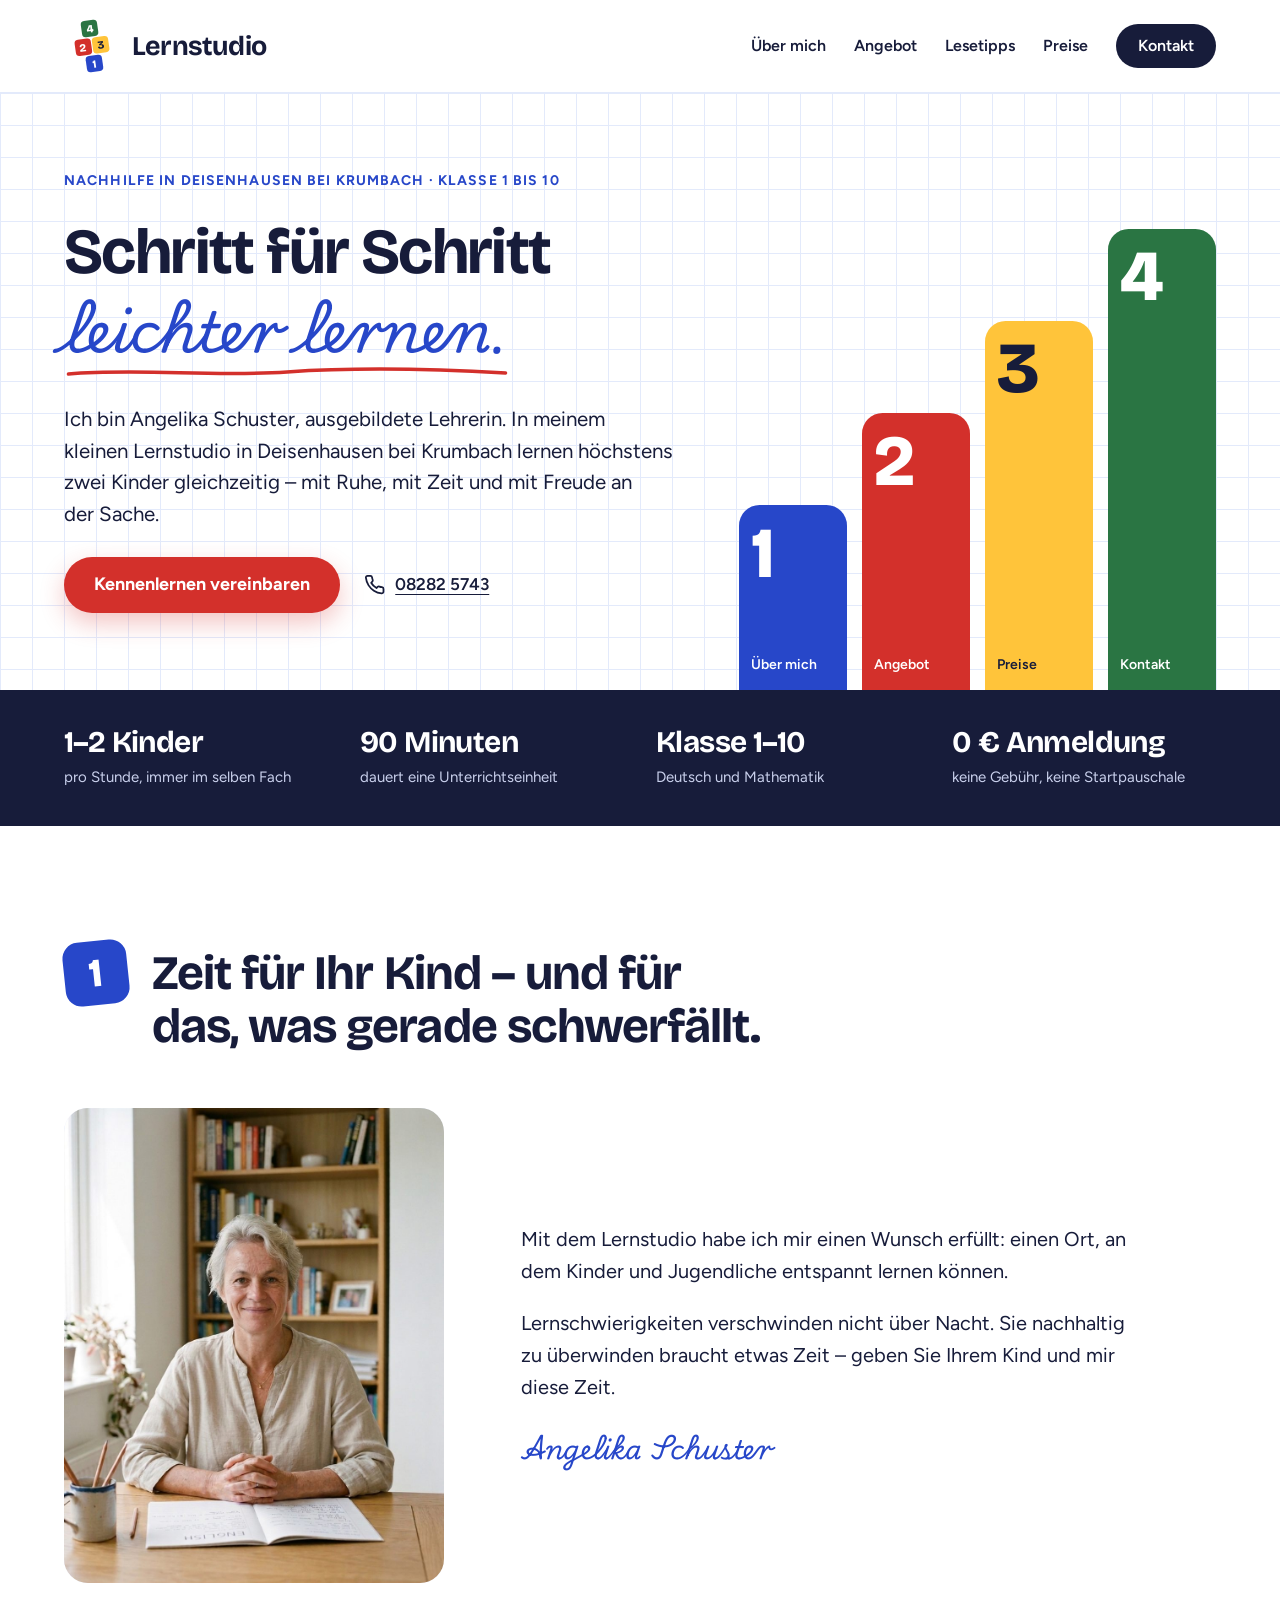
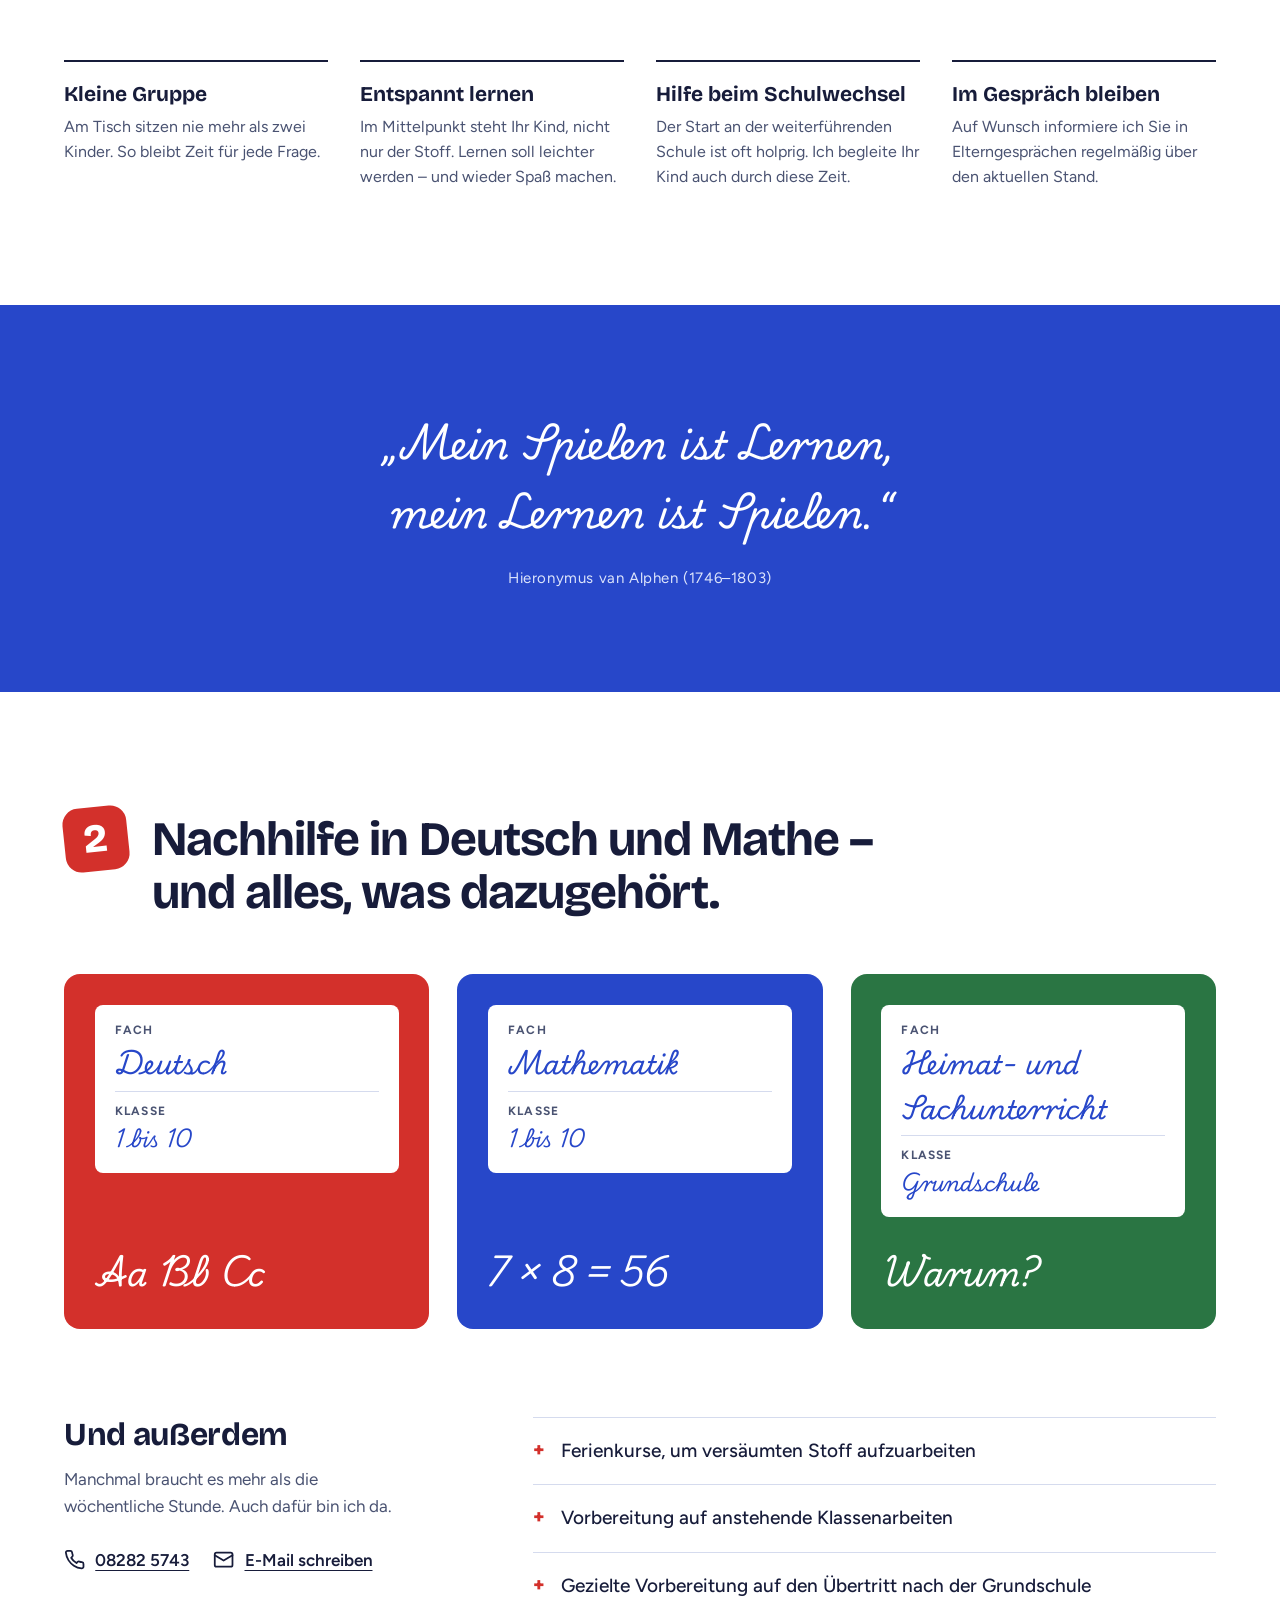
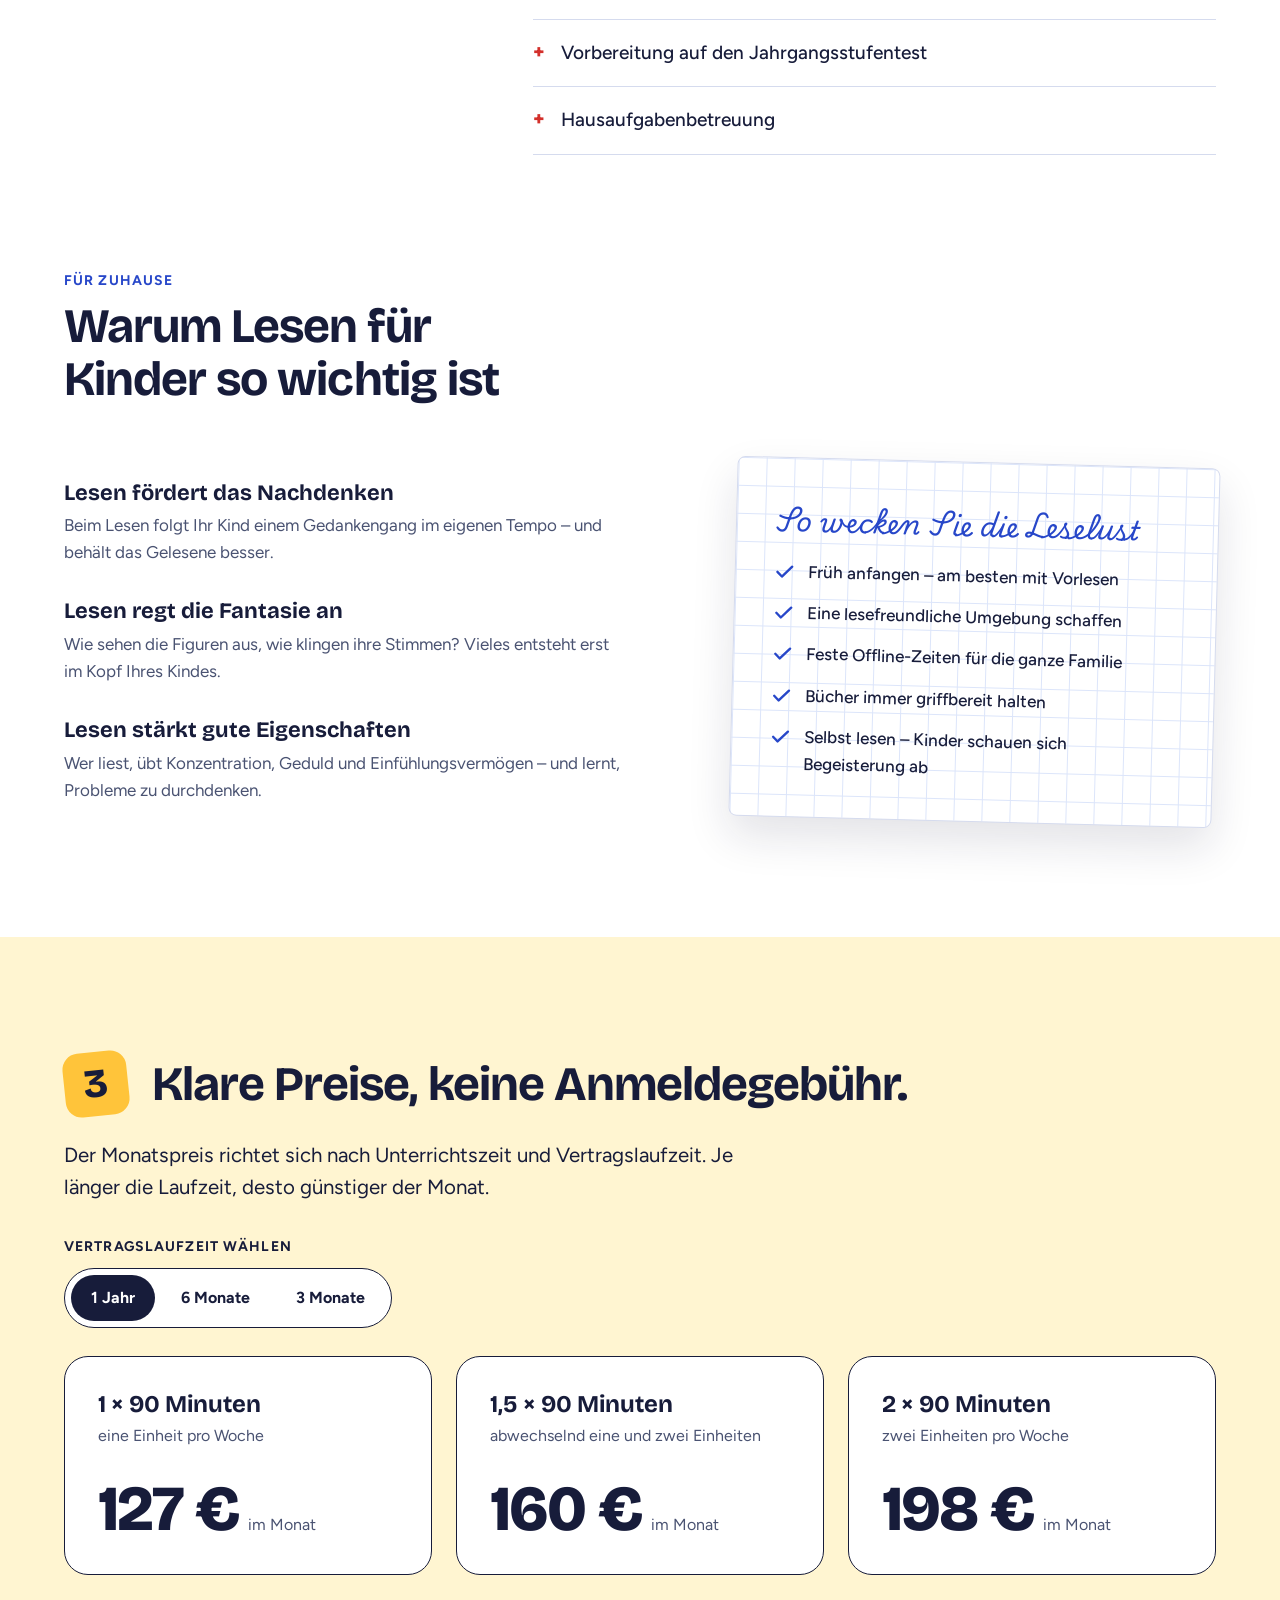
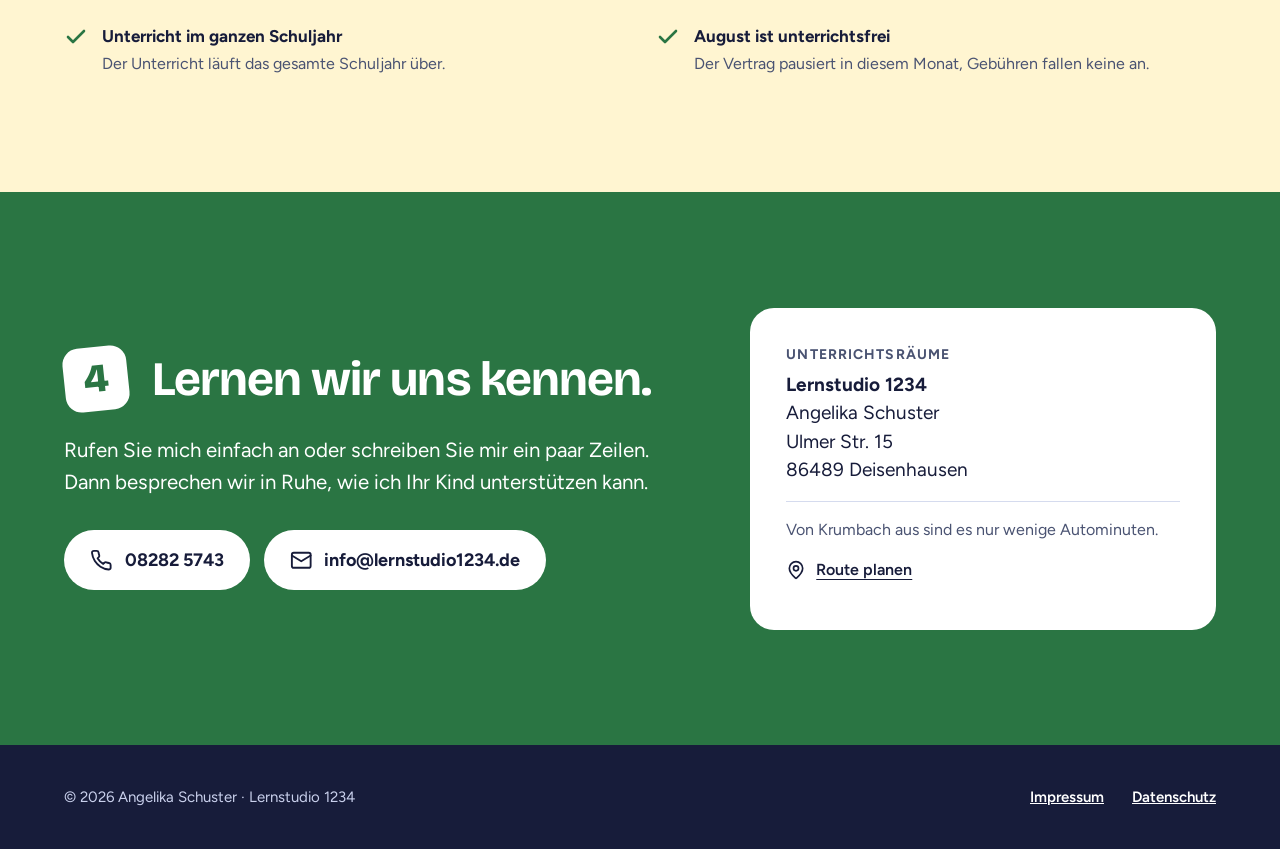
<file: index.html>
<!doctype html>
<html lang="de">
<head>
<meta charset="utf-8">
<meta name="viewport" content="width=device-width, initial-scale=1">
<title>Nachhilfe in Deisenhausen bei Krumbach – Lernstudio 1234</title>
<meta name="description" content="Nachhilfe in Deisenhausen bei Krumbach (Schwaben): Deutsch und Mathe für die Klassen 1 bis 10 bei Lehrerin Angelika Schuster. Höchstens zwei Kinder pro Stunde.">
<!-- Nur für die Vorschau: Suchmaschinen sollen die Seite noch nicht aufnehmen. Beim Livegang entfernen. -->
<meta name="robots" content="noindex">
<link rel="canonical" href="https://lernstudio1234.de/">
<meta property="og:type" content="website">
<meta property="og:locale" content="de_DE">
<meta property="og:site_name" content="Lernstudio 1234">
<meta property="og:title" content="Nachhilfe in Deisenhausen bei Krumbach – Lernstudio 1234">
<meta property="og:description" content="Schritt für Schritt leichter lernen: Nachhilfe in Deutsch und Mathe für die Klassen 1 bis 10 bei Lehrerin Angelika Schuster.">
<meta property="og:url" content="https://lernstudio1234.de/">
<meta property="og:image" content="https://lernstudio1234.de/assets/img/og-image.png">
<meta property="og:image:width" content="1200">
<meta property="og:image:height" content="630">
<meta property="og:image:alt" content="Lernstudio 1234: Schritt für Schritt leichter lernen. Nachhilfe in Deisenhausen bei Krumbach.">
<meta name="twitter:card" content="summary_large_image">
<meta name="theme-color" content="#FFFFFF">
<link rel="icon" href="assets/img/favicon.png" sizes="48x48" type="image/png">
<link rel="icon" href="assets/img/favicon.svg" type="image/svg+xml">
<link rel="apple-touch-icon" href="assets/img/apple-touch-icon.png">
<link rel="preload" href="assets/fonts/figtree.woff2" as="font" type="font/woff2" crossorigin>
<link rel="preload" href="assets/fonts/bricolage-grotesque.woff2" as="font" type="font/woff2" crossorigin>
<link rel="preload" href="assets/fonts/playwrite-de-la.woff2" as="font" type="font/woff2" crossorigin>
<link rel="stylesheet" href="assets/css/style.css">
<script src="assets/js/main.js" defer></script>
<script type="application/ld+json">
{
  "@context": "https://schema.org",
  "@type": "LocalBusiness",
  "name": "Lernstudio 1234",
  "description": "Nachhilfe in Deisenhausen bei Krumbach für die Klassen 1 bis 10 in Deutsch, Mathematik sowie Heimat- und Sachunterricht (HSU).",
  "areaServed": ["Deisenhausen", "Krumbach (Schwaben)", "Landkreis Günzburg"],
  "url": "https://lernstudio1234.de/",
  "telephone": "+49 8282 5743",
  "email": "info@lernstudio1234.de",
  "founder": { "@type": "Person", "name": "Angelika Schuster" },
  "address": {
    "@type": "PostalAddress",
    "streetAddress": "Ulmer Str. 15",
    "postalCode": "86489",
    "addressLocality": "Deisenhausen",
    "addressCountry": "DE"
  }
}
</script>
</head>
<body id="top">
<a class="skip-link" href="#inhalt">Zum Inhalt springen</a>

<header class="site-header">
  <div class="wrap site-header__inner">
    <a class="brand" href="#top" aria-label="Lernstudio 1234 – zum Seitenanfang">
      <svg class="brand__mark" viewBox="-3 -3 106 106" aria-hidden="true" focusable="false">
        <g transform="rotate(-8 50 50)">
          <rect x="34.5" y="68" width="31" height="31" rx="7" fill="#2747C9"/>
          <rect x="18" y="34.5" width="31" height="31" rx="7" fill="#D3302B"/>
          <rect x="51" y="34.5" width="31" height="31" rx="7" fill="#FFC43A"/>
          <rect x="34.5" y="1" width="31" height="31" rx="7" fill="#2A7543"/>
          <text x="50" y="91" fill="#FFFFFF">1</text>
          <text x="33.5" y="57.5" fill="#FFFFFF">2</text>
          <text x="66.5" y="57.5" fill="#171C3A">3</text>
          <text x="50" y="24" fill="#FFFFFF">4</text>
        </g>
      </svg>
      <span class="brand__name">Lernstudio</span>
    </a>
    <nav class="nav" aria-label="Hauptnavigation">
      <a href="#lernstudio">Über mich</a>
      <a href="#angebot">Angebot</a>
      <a href="#lesen">Lesetipps</a>
      <a href="#preise">Preise</a>
      <a class="nav__cta" href="#kontakt">Kontakt</a>
    </nav>
  </div>
</header>

<main id="inhalt">

<section class="hero" aria-labelledby="hero-titel">
  <div class="wrap hero__inner">
    <div class="hero__text">
      <h1 id="hero-titel" class="hero__title">
        <span class="eyebrow hero__eyebrow">Nachhilfe in Deisenhausen bei Krumbach · Klasse&nbsp;1&nbsp;bis&nbsp;10</span>
        <span class="hero__title-main">Schritt für Schritt</span>
        <span class="hero__title-script">leichter lernen.<svg class="hero__squiggle" viewBox="0 0 300 12" preserveAspectRatio="none" aria-hidden="true" focusable="false">
          <path d="M3 8C50 2 100 11 150 6s100-3 147 1" fill="none" stroke="#D3302B" stroke-width="3.5" stroke-linecap="round" vector-effect="non-scaling-stroke"/>
        </svg></span>
      </h1>
      <p class="lead">Ich bin Angelika Schuster, ausgebildete Lehrerin. In meinem kleinen Lernstudio in Deisenhausen bei Krumbach lernen höchstens zwei Kinder gleichzeitig – mit Ruhe, mit Zeit und mit Freude an der Sache.</p>
      <div class="hero__actions">
        <!-- Breite Fenster: Sprung zum Kontakt und Telefonnummer. Schmale Fenster: Anruf als Hauptknopf und E-Mail. -->
        <a class="btn btn--primary hero__wide" href="#kontakt">Kennenlernen vereinbaren</a>
        <a class="contact-link hero__wide" href="tel:+4982825743">
          <svg class="icon" viewBox="0 0 24 24" fill="none" stroke="currentColor" stroke-width="2" stroke-linecap="round" stroke-linejoin="round" aria-hidden="true" focusable="false"><path d="M22 16.92v3a2 2 0 0 1-2.18 2 19.79 19.79 0 0 1-8.63-3.07 19.5 19.5 0 0 1-6-6 19.79 19.79 0 0 1-3.07-8.67A2 2 0 0 1 4.11 2h3a2 2 0 0 1 2 1.72 12.84 12.84 0 0 0 .7 2.81 2 2 0 0 1-.45 2.11L8.09 9.91a16 16 0 0 0 6 6l1.27-1.27a2 2 0 0 1 2.11-.45 12.84 12.84 0 0 0 2.81.7A2 2 0 0 1 22 16.92z"/></svg>
          08282&nbsp;5743
        </a>
        <a class="btn btn--primary hero__narrow" href="tel:+4982825743">
          <svg class="icon" viewBox="0 0 24 24" fill="none" stroke="currentColor" stroke-width="2" stroke-linecap="round" stroke-linejoin="round" aria-hidden="true" focusable="false"><path d="M22 16.92v3a2 2 0 0 1-2.18 2 19.79 19.79 0 0 1-8.63-3.07 19.5 19.5 0 0 1-6-6 19.79 19.79 0 0 1-3.07-8.67A2 2 0 0 1 4.11 2h3a2 2 0 0 1 2 1.72 12.84 12.84 0 0 0 .7 2.81 2 2 0 0 1-.45 2.11L8.09 9.91a16 16 0 0 0 6 6l1.27-1.27a2 2 0 0 1 2.11-.45 12.84 12.84 0 0 0 2.81.7A2 2 0 0 1 22 16.92z"/></svg>
          Anrufen: 08282&nbsp;5743
        </a>
        <a class="contact-link hero__narrow" href="mailto:info@lernstudio1234.de?subject=Kennenlernen">
          <svg class="icon" viewBox="0 0 24 24" fill="none" stroke="currentColor" stroke-width="2" stroke-linecap="round" stroke-linejoin="round" aria-hidden="true" focusable="false"><rect x="2" y="4" width="20" height="16" rx="2"/><path d="m22 7-10 6L2 7"/></svg>
          E-Mail schreiben
        </a>
      </div>
    </div>
    <nav class="steps" aria-label="Die vier Bereiche dieser Seite">
      <a class="step step--1" href="#lernstudio"><span class="step__num">1</span><span class="step__label">Über mich</span></a>
      <a class="step step--2" href="#angebot"><span class="step__num">2</span><span class="step__label">Angebot</span></a>
      <a class="step step--3" href="#preise"><span class="step__num">3</span><span class="step__label">Preise</span></a>
      <a class="step step--4" href="#kontakt"><span class="step__num">4</span><span class="step__label">Kontakt</span></a>
    </nav>
  </div>
</section>

<section class="facts" aria-label="Das Wichtigste in Kürze">
  <ul class="wrap facts__list">
    <li><strong>1–2 Kinder</strong><span>pro Stunde, immer im selben Fach</span></li>
    <li><strong>90 Minuten</strong><span>dauert eine Unterrichtseinheit</span></li>
    <li><strong>Klasse 1–10</strong><span>Deutsch und Mathematik</span></li>
    <li><strong>0&nbsp;€ Anmeldung</strong><span>keine Gebühr, keine Startpauschale</span></li>
  </ul>
</section>

<section id="lernstudio" class="section" aria-labelledby="lernstudio-titel">
  <div class="wrap">
    <header class="section-head">
      <span class="num num--blue" aria-hidden="true">1</span>
      <h2 id="lernstudio-titel">Zeit für Ihr Kind&nbsp;– und für das, was gerade schwerfällt.</h2>
    </header>
    <div class="about">
      <figure class="portrait" data-portrait>
        <img src="assets/img/portrait.jpg" alt="Angelika Schuster" width="900" height="1125" loading="lazy">
        <p class="portrait__fallback">Liebe Eltern,<br>schön, dass Sie hier sind!</p>
      </figure>
      <div class="about__text">
        <p>Mit dem Lernstudio habe ich mir einen Wunsch erfüllt: einen Ort, an dem Kinder und Jugendliche entspannt lernen können.</p>
        <p>Lernschwierigkeiten verschwinden nicht über Nacht. Sie nachhaltig zu überwinden braucht etwas Zeit – geben Sie Ihrem Kind und mir diese Zeit.</p>
        <p class="signature">Angelika Schuster</p>
      </div>
    </div>
    <ul class="principles">
      <li>
        <h3>Kleine Gruppe</h3>
        <p>Am Tisch sitzen nie mehr als zwei Kinder. So bleibt Zeit für jede Frage.</p>
      </li>
      <li>
        <h3>Entspannt lernen</h3>
        <p>Im Mittelpunkt steht Ihr Kind, nicht nur der Stoff. Lernen soll leichter werden – und wieder Spaß machen.</p>
      </li>
      <li>
        <h3>Hilfe beim Schulwechsel</h3>
        <p>Der Start an der weiterführenden Schule ist oft holprig. Ich begleite Ihr Kind auch durch diese Zeit.</p>
      </li>
      <li>
        <h3>Im Gespräch bleiben</h3>
        <p>Auf Wunsch informiere ich Sie in Elterngesprächen regelmäßig über den aktuellen Stand.</p>
      </li>
    </ul>
  </div>
</section>

<section class="motto" aria-label="Leitgedanke">
  <figure>
    <blockquote>„Mein Spielen ist Lernen, mein Lernen ist Spielen.“</blockquote>
    <figcaption>Hieronymus van Alphen (1746–1803)</figcaption>
  </figure>
</section>

<section id="angebot" class="section" aria-labelledby="angebot-titel">
  <div class="wrap">
    <header class="section-head">
      <span class="num num--red" aria-hidden="true">2</span>
      <h2 id="angebot-titel">Nachhilfe in Deutsch und Mathe&nbsp;– und alles, was dazugehört.</h2>
    </header>
    <div class="subjects">
      <article class="heft heft--red">
        <div class="heft__label">
          <div class="heft__row">
            <p class="heft__key">Fach</p>
            <h3 class="heft__name">Deutsch</h3>
          </div>
          <div class="heft__row">
            <p class="heft__key">Klasse</p>
            <p class="heft__class">1 bis 10</p>
          </div>
        </div>
        <p class="heft__doodle" aria-hidden="true">Aa Bb Cc</p>
      </article>
      <article class="heft heft--blue">
        <div class="heft__label">
          <div class="heft__row">
            <p class="heft__key">Fach</p>
            <h3 class="heft__name">Mathematik</h3>
          </div>
          <div class="heft__row">
            <p class="heft__key">Klasse</p>
            <p class="heft__class">1 bis 10</p>
          </div>
        </div>
        <p class="heft__doodle" aria-hidden="true">7 × 8 = 56</p>
      </article>
      <article class="heft heft--green">
        <div class="heft__label">
          <div class="heft__row">
            <p class="heft__key">Fach</p>
            <h3 class="heft__name">Heimat- und Sach&shy;unterricht</h3>
          </div>
          <div class="heft__row">
            <p class="heft__key">Klasse</p>
            <p class="heft__class">Grundschule</p>
          </div>
        </div>
        <p class="heft__doodle" aria-hidden="true">Warum?</p>
      </article>
    </div>
    <div class="extras">
      <div class="extras__intro">
        <h3>Und außerdem</h3>
        <p>Manchmal braucht es mehr als die wöchentliche Stunde. Auch dafür bin ich da.</p>
        <p class="extras__contact">
          <a class="contact-link" href="tel:+4982825743">
            <svg class="icon" viewBox="0 0 24 24" fill="none" stroke="currentColor" stroke-width="2" stroke-linecap="round" stroke-linejoin="round" aria-hidden="true" focusable="false"><path d="M22 16.92v3a2 2 0 0 1-2.18 2 19.79 19.79 0 0 1-8.63-3.07 19.5 19.5 0 0 1-6-6 19.79 19.79 0 0 1-3.07-8.67A2 2 0 0 1 4.11 2h3a2 2 0 0 1 2 1.72 12.84 12.84 0 0 0 .7 2.81 2 2 0 0 1-.45 2.11L8.09 9.91a16 16 0 0 0 6 6l1.27-1.27a2 2 0 0 1 2.11-.45 12.84 12.84 0 0 0 2.81.7A2 2 0 0 1 22 16.92z"/></svg>
            08282&nbsp;5743
          </a>
          <a class="contact-link" href="mailto:info@lernstudio1234.de?subject=Kennenlernen">
            <svg class="icon" viewBox="0 0 24 24" fill="none" stroke="currentColor" stroke-width="2" stroke-linecap="round" stroke-linejoin="round" aria-hidden="true" focusable="false"><rect x="2" y="4" width="20" height="16" rx="2"/><path d="m22 7-10 6L2 7"/></svg>
            E-Mail schreiben
          </a>
        </p>
      </div>
      <ul class="extras__list">
        <li>Ferienkurse, um versäumten Stoff aufzuarbeiten</li>
        <li>Vorbereitung auf anstehende Klassenarbeiten</li>
        <li>Gezielte Vorbereitung auf den Übertritt nach der Grundschule</li>
        <li>Vorbereitung auf den Jahrgangsstufentest</li>
        <li>Hausaufgabenbetreuung</li>
      </ul>
    </div>
  </div>
</section>

<section id="lesen" class="section section--follows" aria-labelledby="lesen-titel">
  <div class="wrap">
    <header class="section-head section-head--plain">
      <div>
        <p class="eyebrow">Für zuhause</p>
        <h2 id="lesen-titel">Warum Lesen für Kinder so wichtig ist</h2>
      </div>
    </header>
    <div class="reading">
      <div class="reading__reasons">
        <div>
          <h3>Lesen fördert das Nachdenken</h3>
          <p>Beim Lesen folgt Ihr Kind einem Gedankengang im eigenen Tempo – und behält das Gelesene besser.</p>
        </div>
        <div>
          <h3>Lesen regt die Fantasie an</h3>
          <p>Wie sehen die Figuren aus, wie klingen ihre Stimmen? Vieles entsteht erst im Kopf Ihres Kindes.</p>
        </div>
        <div>
          <h3>Lesen stärkt gute Eigenschaften</h3>
          <p>Wer liest, übt Konzentration, Geduld und Einfühlungsvermögen – und lernt, Probleme zu durchdenken.</p>
        </div>
      </div>
      <aside class="sheet reading__tips" aria-labelledby="lesetipps-titel">
        <h3 class="sheet__title" id="lesetipps-titel">So wecken Sie die Leselust</h3>
        <ul class="ticks">
          <li>
            <svg class="check" viewBox="0 0 24 24" fill="none" stroke="currentColor" stroke-width="2.6" stroke-linecap="round" stroke-linejoin="round" aria-hidden="true" focusable="false"><path d="M20 6 9 17l-5-5"/></svg>
            <span>Früh anfangen – am besten mit Vorlesen</span>
          </li>
          <li>
            <svg class="check" viewBox="0 0 24 24" fill="none" stroke="currentColor" stroke-width="2.6" stroke-linecap="round" stroke-linejoin="round" aria-hidden="true" focusable="false"><path d="M20 6 9 17l-5-5"/></svg>
            <span>Eine lesefreundliche Umgebung schaffen</span>
          </li>
          <li>
            <svg class="check" viewBox="0 0 24 24" fill="none" stroke="currentColor" stroke-width="2.6" stroke-linecap="round" stroke-linejoin="round" aria-hidden="true" focusable="false"><path d="M20 6 9 17l-5-5"/></svg>
            <span>Feste Offline-Zeiten für die ganze Familie</span>
          </li>
          <li>
            <svg class="check" viewBox="0 0 24 24" fill="none" stroke="currentColor" stroke-width="2.6" stroke-linecap="round" stroke-linejoin="round" aria-hidden="true" focusable="false"><path d="M20 6 9 17l-5-5"/></svg>
            <span>Bücher immer griffbereit halten</span>
          </li>
          <li>
            <svg class="check" viewBox="0 0 24 24" fill="none" stroke="currentColor" stroke-width="2.6" stroke-linecap="round" stroke-linejoin="round" aria-hidden="true" focusable="false"><path d="M20 6 9 17l-5-5"/></svg>
            <span>Selbst lesen – Kinder schauen sich Begeisterung ab</span>
          </li>
        </ul>
      </aside>
    </div>
  </div>
</section>

<section id="preise" class="section section--yellow" aria-labelledby="preise-titel">
  <div class="wrap">
    <header class="section-head section-head--tight">
      <span class="num num--yellow" aria-hidden="true">3</span>
      <h2 id="preise-titel">Klare Preise, keine Anmeldegebühr.</h2>
    </header>
    <p class="lead">Der Monatspreis richtet sich nach Unterrichtszeit und Vertragslaufzeit. Je länger die Laufzeit, desto günstiger der Monat.</p>

    <div class="pricing" data-pricing>
      <div class="term-switch-wrap" data-term-switch hidden>
        <p class="label" id="laufzeit-label">Vertragslaufzeit wählen</p>
        <div class="term-switch" role="group" aria-labelledby="laufzeit-label">
          <button type="button" data-term-button="y1" aria-pressed="true">1 Jahr</button>
          <button type="button" data-term-button="m6" aria-pressed="false">6 Monate</button>
          <button type="button" data-term-button="m3" aria-pressed="false">3 Monate</button>
        </div>
      </div>

      <div class="terms">
        <section class="term is-active" data-term="y1" aria-labelledby="laufzeit-y1">
          <h3 class="term__title" id="laufzeit-y1">Vertragslaufzeit 1 Jahr</h3>
          <ul class="plans">
            <li class="plan">
              <div><h4 class="plan__unit">1 × 90 Minuten</h4><p class="plan__sub">eine Einheit pro Woche</p></div>
              <p class="plan__price"><strong>127&nbsp;€</strong> <span>im Monat</span></p>
            </li>
            <li class="plan">
              <div><h4 class="plan__unit">1,5 × 90 Minuten</h4><p class="plan__sub">abwechselnd eine und zwei Einheiten</p></div>
              <p class="plan__price"><strong>160&nbsp;€</strong> <span>im Monat</span></p>
            </li>
            <li class="plan">
              <div><h4 class="plan__unit">2 × 90 Minuten</h4><p class="plan__sub">zwei Einheiten pro Woche</p></div>
              <p class="plan__price"><strong>198&nbsp;€</strong> <span>im Monat</span></p>
            </li>
          </ul>
        </section>
        <section class="term" data-term="m6" aria-labelledby="laufzeit-m6">
          <h3 class="term__title" id="laufzeit-m6">Vertragslaufzeit 6 Monate</h3>
          <ul class="plans">
            <li class="plan">
              <div><h4 class="plan__unit">1 × 90 Minuten</h4><p class="plan__sub">eine Einheit pro Woche</p></div>
              <p class="plan__price"><strong>136&nbsp;€</strong> <span>im Monat</span></p>
            </li>
            <li class="plan">
              <div><h4 class="plan__unit">1,5 × 90 Minuten</h4><p class="plan__sub">abwechselnd eine und zwei Einheiten</p></div>
              <p class="plan__price"><strong>175&nbsp;€</strong> <span>im Monat</span></p>
            </li>
            <li class="plan">
              <div><h4 class="plan__unit">2 × 90 Minuten</h4><p class="plan__sub">zwei Einheiten pro Woche</p></div>
              <p class="plan__price"><strong>216&nbsp;€</strong> <span>im Monat</span></p>
            </li>
          </ul>
        </section>
        <section class="term" data-term="m3" aria-labelledby="laufzeit-m3">
          <h3 class="term__title" id="laufzeit-m3">Vertragslaufzeit 3 Monate</h3>
          <ul class="plans">
            <li class="plan">
              <div><h4 class="plan__unit">1 × 90 Minuten</h4><p class="plan__sub">eine Einheit pro Woche</p></div>
              <p class="plan__price"><strong>149&nbsp;€</strong> <span>im Monat</span></p>
            </li>
            <li class="plan">
              <div><h4 class="plan__unit">1,5 × 90 Minuten</h4><p class="plan__sub">abwechselnd eine und zwei Einheiten</p></div>
              <p class="plan__price"><strong>195&nbsp;€</strong> <span>im Monat</span></p>
            </li>
            <li class="plan">
              <div><h4 class="plan__unit">2 × 90 Minuten</h4><p class="plan__sub">zwei Einheiten pro Woche</p></div>
              <p class="plan__price"><strong>240&nbsp;€</strong> <span>im Monat</span></p>
            </li>
          </ul>
        </section>
      </div>
    </div>

    <ul class="price-notes">
      <li>
        <svg class="check" viewBox="0 0 24 24" fill="none" stroke="currentColor" stroke-width="2.6" stroke-linecap="round" stroke-linejoin="round" aria-hidden="true" focusable="false"><path d="M20 6 9 17l-5-5"/></svg>
        <div><strong>Unterricht im ganzen Schuljahr</strong><span>Der Unterricht läuft das gesamte Schuljahr über.</span></div>
      </li>
      <li>
        <svg class="check" viewBox="0 0 24 24" fill="none" stroke="currentColor" stroke-width="2.6" stroke-linecap="round" stroke-linejoin="round" aria-hidden="true" focusable="false"><path d="M20 6 9 17l-5-5"/></svg>
        <div><strong>August ist unterrichtsfrei</strong><span>Der Vertrag pausiert in diesem Monat, Gebühren fallen keine an.</span></div>
      </li>
    </ul>
  </div>
</section>

<section id="kontakt" class="section contact" aria-labelledby="kontakt-titel">
  <div class="wrap contact__inner">
    <div class="contact__text">
      <header class="section-head section-head--tight">
        <span class="num num--white" aria-hidden="true">4</span>
        <h2 id="kontakt-titel">Lernen wir uns kennen.</h2>
      </header>
      <p class="lead">Rufen Sie mich einfach an oder schreiben Sie mir ein paar Zeilen. Dann besprechen wir in Ruhe, wie ich Ihr Kind unterstützen kann.</p>
      <div class="contact__actions">
        <a class="btn btn--light" href="tel:+4982825743">
          <svg class="icon" viewBox="0 0 24 24" fill="none" stroke="currentColor" stroke-width="2" stroke-linecap="round" stroke-linejoin="round" aria-hidden="true" focusable="false"><path d="M22 16.92v3a2 2 0 0 1-2.18 2 19.79 19.79 0 0 1-8.63-3.07 19.5 19.5 0 0 1-6-6 19.79 19.79 0 0 1-3.07-8.67A2 2 0 0 1 4.11 2h3a2 2 0 0 1 2 1.72 12.84 12.84 0 0 0 .7 2.81 2 2 0 0 1-.45 2.11L8.09 9.91a16 16 0 0 0 6 6l1.27-1.27a2 2 0 0 1 2.11-.45 12.84 12.84 0 0 0 2.81.7A2 2 0 0 1 22 16.92z"/></svg>
          08282&nbsp;5743
        </a>
        <a class="btn btn--light" href="mailto:info@lernstudio1234.de?subject=Kennenlernen">
          <svg class="icon" viewBox="0 0 24 24" fill="none" stroke="currentColor" stroke-width="2" stroke-linecap="round" stroke-linejoin="round" aria-hidden="true" focusable="false"><rect x="2" y="4" width="20" height="16" rx="2"/><path d="m22 7-10 6L2 7"/></svg>
          info@lernstudio1234.de
        </a>
      </div>
    </div>
    <address class="contact__card">
      <p class="label">Unterrichtsräume</p>
      <p><strong>Lernstudio 1234</strong><br>Angelika Schuster<br>Ulmer Str.&nbsp;15<br>86489 Deisenhausen</p>
      <p class="contact__hint">Von Krumbach aus sind es nur wenige Autominuten.</p>
      <p>
        <a class="contact-link" href="https://www.google.com/maps/dir/?api=1&amp;destination=Ulmer+Str.+15%2C+86489+Deisenhausen" rel="noopener">
          <svg class="icon" viewBox="0 0 24 24" fill="none" stroke="currentColor" stroke-width="2" stroke-linecap="round" stroke-linejoin="round" aria-hidden="true" focusable="false"><path d="M20 10c0 4.993-5.539 10.193-7.399 11.799a1 1 0 0 1-1.202 0C9.539 20.193 4 14.993 4 10a8 8 0 0 1 16 0"/><circle cx="12" cy="10" r="3"/></svg>
          Route planen
        </a>
      </p>
    </address>
  </div>
</section>

</main>

<footer class="site-footer">
  <div class="wrap site-footer__inner">
    <p>© 2026 Angelika Schuster · Lernstudio 1234</p>
    <nav class="site-footer__nav" aria-label="Rechtliches">
      <a href="impressum.html">Impressum</a>
      <a href="datenschutz.html">Datenschutz</a>
    </nav>
  </div>
</footer>

</body>
</html>
</file>
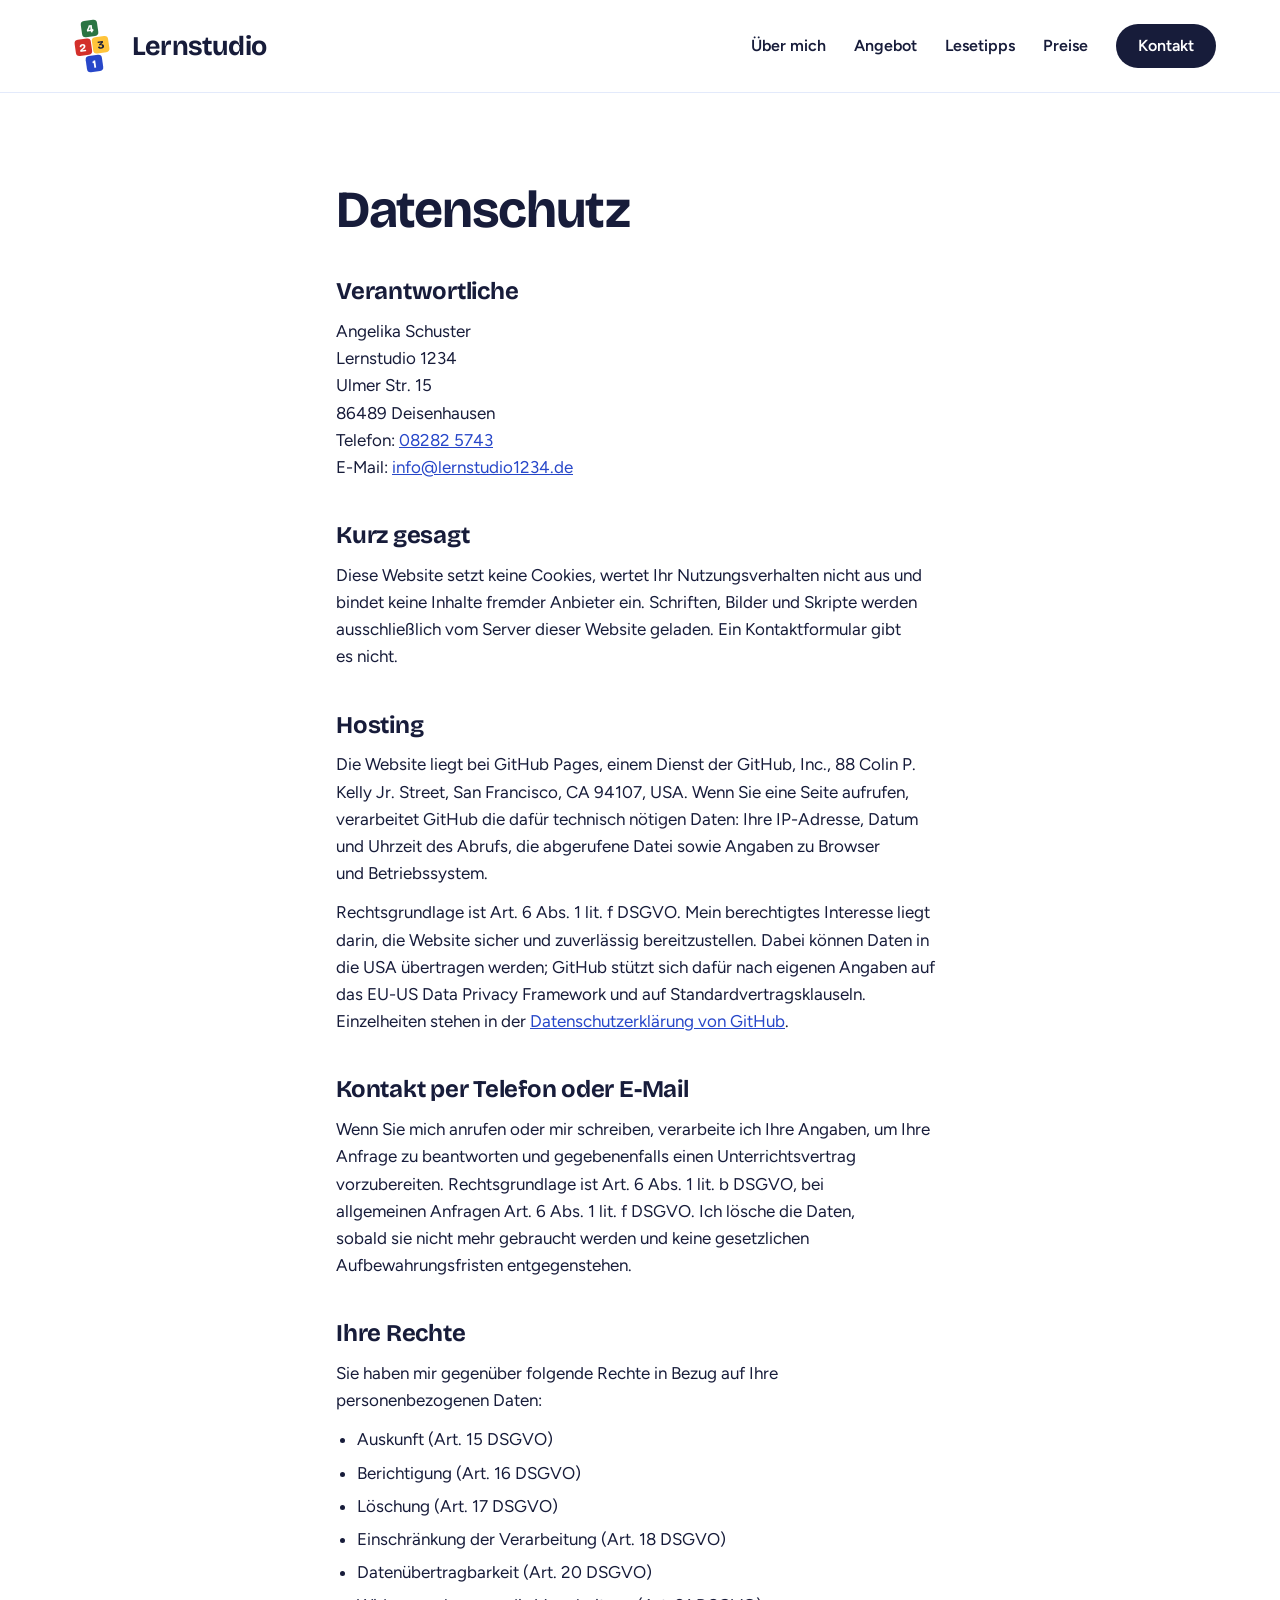
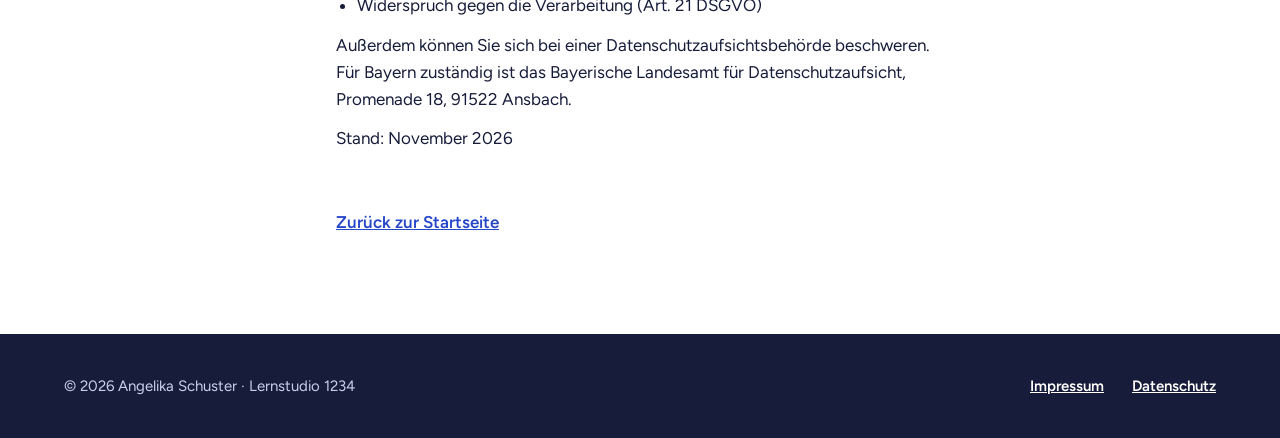
<file: datenschutz.html>
<!doctype html>
<html lang="de">
<head>
<meta charset="utf-8">
<meta name="viewport" content="width=device-width, initial-scale=1">
<title>Datenschutz – Lernstudio 1234</title>
<meta name="robots" content="noindex, follow">
<link rel="canonical" href="https://lernstudio1234.de/datenschutz.html">
<meta name="theme-color" content="#FFFFFF">
<link rel="icon" href="assets/img/favicon.png" sizes="48x48" type="image/png">
<link rel="icon" href="assets/img/favicon.svg" type="image/svg+xml">
<link rel="apple-touch-icon" href="assets/img/apple-touch-icon.png">
<link rel="stylesheet" href="assets/css/style.css">
</head>
<body>
<a class="skip-link" href="#inhalt">Zum Inhalt springen</a>

<header class="site-header">
  <div class="wrap site-header__inner">
    <a class="brand" href="index.html" aria-label="Lernstudio 1234 – zur Startseite">
      <svg class="brand__mark" viewBox="-3 -3 106 106" aria-hidden="true" focusable="false">
        <g transform="rotate(-8 50 50)">
          <rect x="34.5" y="68" width="31" height="31" rx="7" fill="#2747C9"/>
          <rect x="18" y="34.5" width="31" height="31" rx="7" fill="#D3302B"/>
          <rect x="51" y="34.5" width="31" height="31" rx="7" fill="#FFC43A"/>
          <rect x="34.5" y="1" width="31" height="31" rx="7" fill="#2A7543"/>
          <text x="50" y="91" fill="#FFFFFF">1</text>
          <text x="33.5" y="57.5" fill="#FFFFFF">2</text>
          <text x="66.5" y="57.5" fill="#171C3A">3</text>
          <text x="50" y="24" fill="#FFFFFF">4</text>
        </g>
      </svg>
      <span class="brand__name">Lernstudio</span>
    </a>
    <nav class="nav" aria-label="Hauptnavigation">
      <a href="index.html#lernstudio">Über mich</a>
      <a href="index.html#angebot">Angebot</a>
      <a href="index.html#lesen">Lesetipps</a>
      <a href="index.html#preise">Preise</a>
      <a class="nav__cta" href="index.html#kontakt">Kontakt</a>
    </nav>
  </div>
</header>

<main id="inhalt" class="legal">
  <div class="wrap">
    <h1>Datenschutz</h1>

    <h2>Verantwortliche</h2>
    <address>
      Angelika Schuster<br>
      Lernstudio 1234<br>
      Ulmer Str.&nbsp;15<br>
      86489 Deisenhausen<br>
      Telefon: <a href="tel:+4982825743">08282&nbsp;5743</a><br>
      E-Mail: <a href="mailto:info@lernstudio1234.de">info@lernstudio1234.de</a>
    </address>

    <h2>Kurz gesagt</h2>
    <p>Diese Website setzt keine Cookies, wertet Ihr Nutzungsverhalten nicht aus und bindet keine Inhalte fremder Anbieter ein. Schriften, Bilder und Skripte werden ausschließlich vom Server dieser Website geladen. Ein Kontaktformular gibt es nicht.</p>

    <h2>Hosting</h2>
    <p>Die Website liegt bei GitHub Pages, einem Dienst der GitHub, Inc., 88 Colin P. Kelly Jr. Street, San Francisco, CA 94107, USA. Wenn Sie eine Seite aufrufen, verarbeitet GitHub die dafür technisch nötigen Daten: Ihre IP-Adresse, Datum und Uhrzeit des Abrufs, die abgerufene Datei sowie Angaben zu Browser und Betriebssystem.</p>
    <p>Rechtsgrundlage ist Art.&nbsp;6 Abs.&nbsp;1 lit.&nbsp;f DSGVO. Mein berechtigtes Interesse liegt darin, die Website sicher und zuverlässig bereitzustellen. Dabei können Daten in die USA übertragen werden; GitHub stützt sich dafür nach eigenen Angaben auf das EU-US Data Privacy Framework und auf Standardvertragsklauseln. Einzelheiten stehen in der <a href="https://docs.github.com/de/site-policy/privacy-policies/github-general-privacy-statement" rel="noopener">Datenschutzerklärung von GitHub</a>.</p>

    <h2>Kontakt per Telefon oder E-Mail</h2>
    <p>Wenn Sie mich anrufen oder mir schreiben, verarbeite ich Ihre Angaben, um Ihre Anfrage zu beantworten und gegebenenfalls einen Unterrichtsvertrag vorzubereiten. Rechtsgrundlage ist Art.&nbsp;6 Abs.&nbsp;1 lit.&nbsp;b DSGVO, bei allgemeinen Anfragen Art.&nbsp;6 Abs.&nbsp;1 lit.&nbsp;f DSGVO. Ich lösche die Daten, sobald sie nicht mehr gebraucht werden und keine gesetzlichen Aufbewahrungsfristen entgegenstehen.</p>

    <h2>Ihre Rechte</h2>
    <p>Sie haben mir gegenüber folgende Rechte in Bezug auf Ihre personenbezogenen Daten:</p>
    <ul>
      <li>Auskunft (Art.&nbsp;15 DSGVO)</li>
      <li>Berichtigung (Art.&nbsp;16 DSGVO)</li>
      <li>Löschung (Art.&nbsp;17 DSGVO)</li>
      <li>Einschränkung der Verarbeitung (Art.&nbsp;18 DSGVO)</li>
      <li>Datenübertragbarkeit (Art.&nbsp;20 DSGVO)</li>
      <li>Widerspruch gegen die Verarbeitung (Art.&nbsp;21 DSGVO)</li>
    </ul>
    <p>Außerdem können Sie sich bei einer Datenschutzaufsichtsbehörde beschweren. Für Bayern zuständig ist das Bayerische Landesamt für Datenschutzaufsicht, Promenade&nbsp;18, 91522 Ansbach.</p>

    <p>Stand: November 2026</p>

    <a class="legal__back" href="index.html">Zurück zur Startseite</a>
  </div>
</main>

<footer class="site-footer">
  <div class="wrap site-footer__inner">
    <p>© 2026 Angelika Schuster · Lernstudio 1234</p>
    <nav class="site-footer__nav" aria-label="Rechtliches">
      <a href="impressum.html">Impressum</a>
      <a href="datenschutz.html" aria-current="page">Datenschutz</a>
    </nav>
  </div>
</footer>

</body>
</html>
</file>
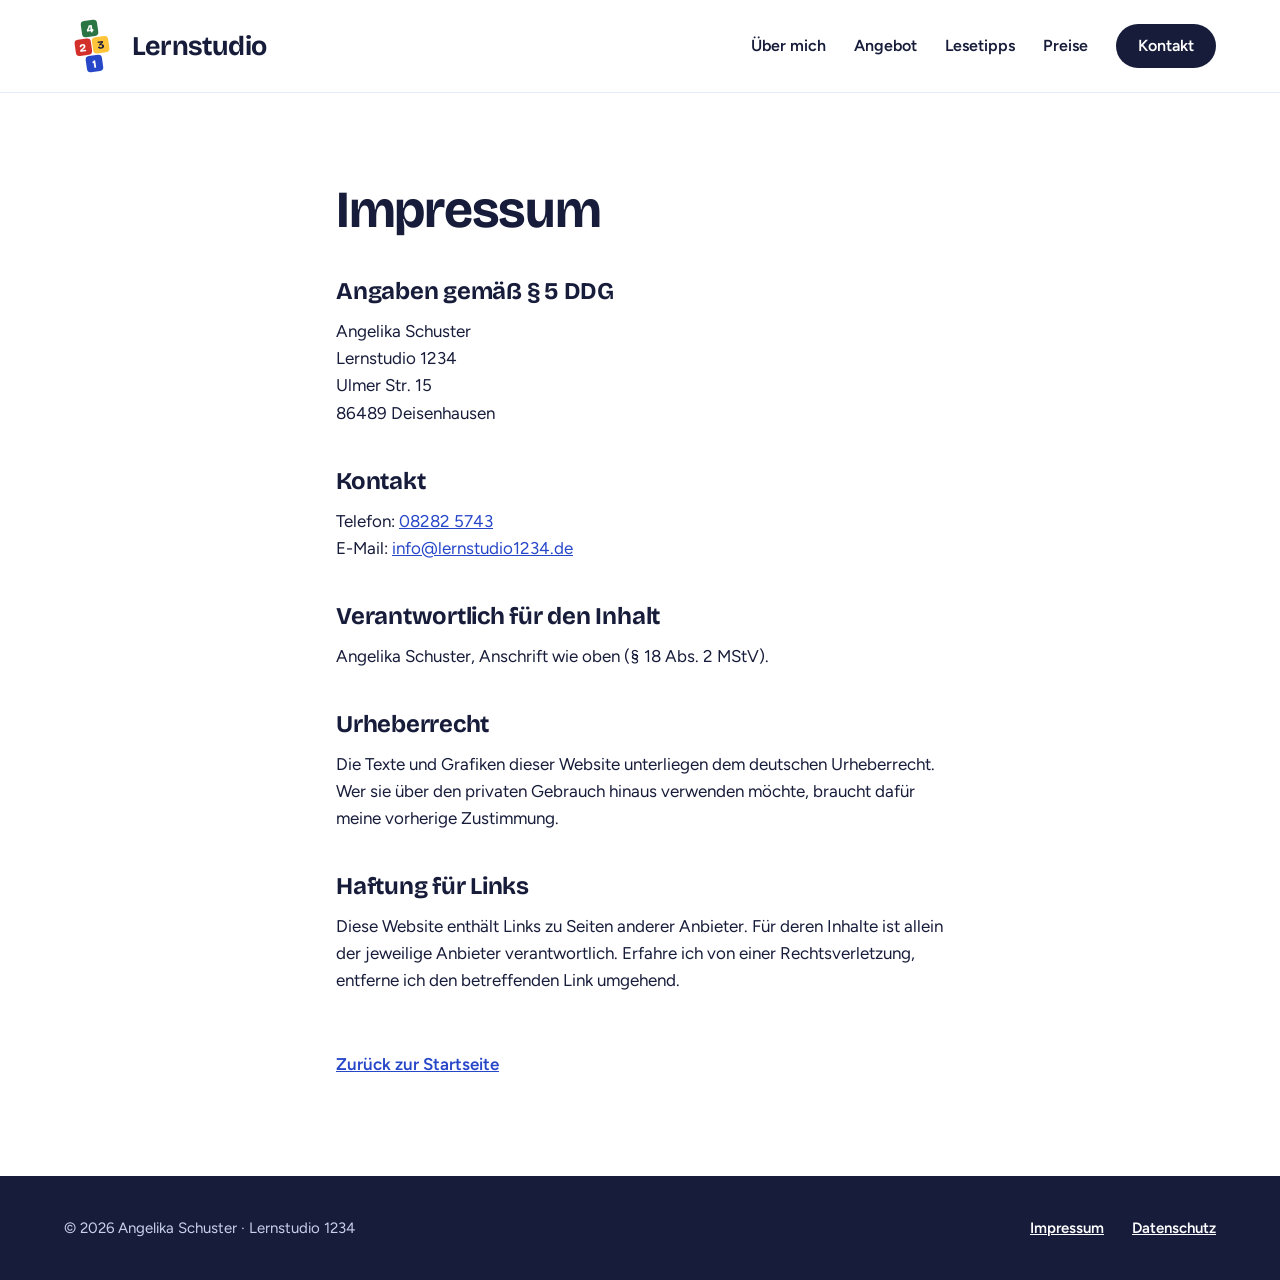
<file: impressum.html>
<!doctype html>
<html lang="de">
<head>
<meta charset="utf-8">
<meta name="viewport" content="width=device-width, initial-scale=1">
<title>Impressum – Lernstudio 1234</title>
<meta name="robots" content="noindex, follow">
<link rel="canonical" href="https://lernstudio1234.de/impressum.html">
<meta name="theme-color" content="#FFFFFF">
<link rel="icon" href="assets/img/favicon.png" sizes="48x48" type="image/png">
<link rel="icon" href="assets/img/favicon.svg" type="image/svg+xml">
<link rel="apple-touch-icon" href="assets/img/apple-touch-icon.png">
<link rel="stylesheet" href="assets/css/style.css">
</head>
<body>
<a class="skip-link" href="#inhalt">Zum Inhalt springen</a>

<header class="site-header">
  <div class="wrap site-header__inner">
    <a class="brand" href="index.html" aria-label="Lernstudio 1234 – zur Startseite">
      <svg class="brand__mark" viewBox="-3 -3 106 106" aria-hidden="true" focusable="false">
        <g transform="rotate(-8 50 50)">
          <rect x="34.5" y="68" width="31" height="31" rx="7" fill="#2747C9"/>
          <rect x="18" y="34.5" width="31" height="31" rx="7" fill="#D3302B"/>
          <rect x="51" y="34.5" width="31" height="31" rx="7" fill="#FFC43A"/>
          <rect x="34.5" y="1" width="31" height="31" rx="7" fill="#2A7543"/>
          <text x="50" y="91" fill="#FFFFFF">1</text>
          <text x="33.5" y="57.5" fill="#FFFFFF">2</text>
          <text x="66.5" y="57.5" fill="#171C3A">3</text>
          <text x="50" y="24" fill="#FFFFFF">4</text>
        </g>
      </svg>
      <span class="brand__name">Lernstudio</span>
    </a>
    <nav class="nav" aria-label="Hauptnavigation">
      <a href="index.html#lernstudio">Über mich</a>
      <a href="index.html#angebot">Angebot</a>
      <a href="index.html#lesen">Lesetipps</a>
      <a href="index.html#preise">Preise</a>
      <a class="nav__cta" href="index.html#kontakt">Kontakt</a>
    </nav>
  </div>
</header>

<main id="inhalt" class="legal">
  <div class="wrap">
    <h1>Impressum</h1>

    <h2>Angaben gemäß § 5 DDG</h2>
    <address>
      Angelika Schuster<br>
      Lernstudio 1234<br>
      Ulmer Str.&nbsp;15<br>
      86489 Deisenhausen
    </address>

    <h2>Kontakt</h2>
    <p>
      Telefon: <a href="tel:+4982825743">08282&nbsp;5743</a><br>
      E-Mail: <a href="mailto:info@lernstudio1234.de">info@lernstudio1234.de</a>
    </p>

    <h2>Verantwortlich für den Inhalt</h2>
    <p>Angelika Schuster, Anschrift wie oben (§ 18 Abs. 2 MStV).</p>

    <h2>Urheberrecht</h2>
    <p>Die Texte und Grafiken dieser Website unterliegen dem deutschen Urheberrecht. Wer sie über den privaten Gebrauch hinaus verwenden möchte, braucht dafür meine vorherige Zustimmung.</p>

    <h2>Haftung für Links</h2>
    <p>Diese Website enthält Links zu Seiten anderer Anbieter. Für deren Inhalte ist allein der jeweilige Anbieter verantwortlich. Erfahre ich von einer Rechtsverletzung, entferne ich den betreffenden Link umgehend.</p>

    <a class="legal__back" href="index.html">Zurück zur Startseite</a>
  </div>
</main>

<footer class="site-footer">
  <div class="wrap site-footer__inner">
    <p>© 2026 Angelika Schuster · Lernstudio 1234</p>
    <nav class="site-footer__nav" aria-label="Rechtliches">
      <a href="impressum.html" aria-current="page">Impressum</a>
      <a href="datenschutz.html">Datenschutz</a>
    </nav>
  </div>
</footer>

</body>
</html>
</file>
<file: assets/css/style.css>
/* Lernstudio 1234 – Stylesheet
   Aufbau: Schriften · Grundlagen · Kopf · Einstieg · Abschnitte · Fuß · Rechtstexte */

/* ---------- Schriften (liegen lokal in assets/fonts, keine Fremdserver) ---------- */

@font-face {
  font-family: 'Bricolage Grotesque';
  font-style: normal;
  font-weight: 400 800;
  font-stretch: 100%;
  font-display: swap;
  src: url('../fonts/bricolage-grotesque.woff2') format('woff2');
}

@font-face {
  font-family: 'Figtree';
  font-style: normal;
  font-weight: 400 700;
  font-display: swap;
  src: url('../fonts/figtree.woff2') format('woff2');
}

@font-face {
  font-family: 'Playwrite DE LA';
  font-style: normal;
  font-weight: 100 400;
  font-display: swap;
  src: url('../fonts/playwrite-de-la.woff2') format('woff2');
}

/* ---------- Grundlagen ---------- */

:root {
  color-scheme: light;

  --ink: #171C3A;
  --ink-soft: #4A5372;
  --white: #FFFFFF;
  --paper: var(--white);
  --blue: #2747C9;
  --red: #D3302B;
  --yellow: #FFC43A;
  --green: #2A7543;

  --blue-tint: #EEF2FD;
  --yellow-tint: #FFF5D1;
  --grid: #E3EAFB;
  --grid-strong: #DCE5FA;
  --line: #D5DBEE;
  --on-dark-soft: #C9D0EC;
  --on-blue-soft: #DCE4FB;

  --font-display: 'Bricolage Grotesque', 'Figtree', system-ui, sans-serif;
  --font-body: 'Figtree', system-ui, -apple-system, 'Segoe UI', sans-serif;
  --font-script: 'Playwrite DE LA', 'Segoe Script', 'Bradley Hand', cursive;

  --radius-s: 8px;
  --radius-m: 16px;
  --radius-l: 24px;
  --radius-pill: 999px;

  --shadow-cta: 0 10px 24px rgb(211 48 43 / 0.28);
  --shadow-sheet: 0 20px 44px rgb(23 28 58 / 0.12);

  /* Ab etwa 1740 px Fensterbreite wächst die Inhaltsspalte mit, ab 1600 px auch die Grundschrift (siehe html). */
  --content: clamp(1180px, 68vw, 1400px);
  --pad: clamp(20px, 5vw, 64px);
  --section: clamp(64px, 9vw, 120px);
}

*,
*::before,
*::after {
  box-sizing: border-box;
}

html {
  /* 16 px bis 1600 px Fensterbreite, danach bis 19 px bei 2560 px */
  font-size: clamp(100%, 0.3125vw + 68.75%, 118.75%);
  scroll-behavior: smooth;
  -webkit-text-size-adjust: 100%;
  text-size-adjust: 100%;
}

body {
  margin: 0;
  min-height: 100vh;
  display: flex;
  flex-direction: column;
  background: var(--paper);
  color: var(--ink);
  font-family: var(--font-body);
  font-size: 1.0625rem;
  line-height: 1.6;
  -webkit-font-smoothing: antialiased;
}

main {
  flex: 1 0 auto;
}

h1,
h2,
h3,
h4,
p,
ul,
figure,
blockquote,
address {
  margin: 0;
}

ul {
  padding: 0;
  list-style: none;
}

address {
  font-style: normal;
}

p,
li {
  text-wrap: pretty;
}

img,
svg {
  display: block;
  max-width: 100%;
}

a {
  color: var(--blue);
}

a:hover {
  color: var(--ink);
}

:focus-visible {
  outline: 3px solid var(--blue);
  outline-offset: 3px;
  border-radius: 4px;
}

[hidden] {
  display: none !important;
}

[id] {
  scroll-margin-top: 16px;
}

.wrap {
  width: 100%;
  max-width: calc(var(--content) + 2 * var(--pad));
  margin-inline: auto;
  padding-inline: var(--pad);
}

.skip-link {
  position: absolute;
  left: 12px;
  top: -80px;
  z-index: 10;
  padding: 12px 18px;
  border-radius: var(--radius-s);
  background: var(--ink);
  color: var(--white);
  font-weight: 600;
}

.skip-link:focus {
  top: 12px;
}

.skip-link:focus,
.skip-link:hover {
  color: var(--white);
}

h2 {
  max-width: max(780px, 16.25em);
  font-family: var(--font-display);
  font-weight: 700;
  font-size: clamp(1.875rem, 4vw, 3rem);
  line-height: 1.1;
  letter-spacing: -0.02em;
  text-wrap: balance;
}

h3 {
  font-family: var(--font-display);
  font-weight: 700;
  font-size: 1.3125rem;
  line-height: 1.2;
}

.eyebrow,
.label {
  font-weight: 700;
  font-size: 0.875rem;
  letter-spacing: 0.08em;
  text-transform: uppercase;
}

.eyebrow {
  color: var(--blue);
}

.lead {
  max-width: 34em;
  font-size: clamp(1.125rem, 1.6vw, 1.3125rem);
  line-height: 1.55;
}

.icon {
  flex: none;
  width: 1.25em;
  height: 1.25em;
}

.check {
  flex: none;
  width: 24px;
  height: 24px;
  margin-top: 2px;
}

.btn {
  display: inline-flex;
  align-items: center;
  gap: 12px;
  min-height: 56px;
  padding: 0 30px;
  border-radius: var(--radius-pill);
  font-weight: 700;
  font-size: 1.125rem;
  text-decoration: none;
  transition: transform 0.15s ease;
}

.btn:hover {
  transform: translateY(-2px);
}

.btn:active {
  transform: translateY(1px);
}

.btn--primary,
.btn--primary:hover {
  background: var(--red);
  color: var(--white);
  box-shadow: var(--shadow-cta);
}

.btn--light,
.btn--light:hover {
  background: var(--white);
  color: var(--ink);
}

/* Karopapier: Heftseite als Fläche */
.sheet {
  padding: clamp(24px, 3vw, 40px);
  border: 1px solid var(--line);
  border-radius: var(--radius-s);
  background-color: var(--white);
  background-image:
    linear-gradient(var(--grid-strong) 1px, transparent 1px),
    linear-gradient(90deg, var(--grid-strong) 1px, transparent 1px);
  background-size: 28px 28px;
  box-shadow: var(--shadow-sheet);
}

/* Telefon und E-Mail als Textlink mit Symbol */
.contact-link {
  display: inline-flex;
  align-items: center;
  gap: 10px;
  min-height: 48px;
  color: var(--ink);
  font-weight: 600;
  text-decoration: underline;
  text-underline-offset: 4px;
}

.contact-link:hover {
  color: var(--blue);
}

.sheet__title {
  margin-bottom: 16px;
  font-family: var(--font-script);
  font-weight: 400;
  font-size: clamp(1.3125rem, 2.1vw, 1.6875rem);
  line-height: 1.7;
  color: var(--blue);
}

/* ---------- Kopf ---------- */

.site-header__inner {
  display: flex;
  flex-wrap: wrap;
  align-items: center;
  justify-content: space-between;
  gap: 8px 32px;
  padding-block: 18px;
}

.brand {
  display: inline-flex;
  align-items: center;
  gap: 12px;
  color: var(--ink);
  text-decoration: none;
}

.brand:hover {
  color: var(--ink);
}

.brand__mark {
  flex: none;
  width: 56px;
  height: 56px;
}

.brand__mark text {
  font-family: var(--font-display);
  font-weight: 800;
  font-size: 21px;
  text-anchor: middle;
}

.brand__name {
  font-family: var(--font-display);
  font-weight: 700;
  font-size: 1.6875rem;
  line-height: 1;
  letter-spacing: -0.03em;
}

.nav {
  display: flex;
  flex-wrap: wrap;
  align-items: center;
  gap: 0 clamp(16px, 2.4vw, 28px);
}

.nav a {
  display: inline-flex;
  align-items: center;
  justify-content: center;
  min-width: 44px;
  min-height: 44px;
  color: var(--ink);
  font-weight: 600;
  font-size: 1rem;
  text-decoration: none;
}

.nav a:hover {
  color: var(--blue);
}

.nav a.nav__cta {
  padding-inline: 22px;
  border-radius: var(--radius-pill);
  background: var(--ink);
  color: var(--white);
}

.nav a.nav__cta:hover {
  background: var(--blue);
  color: var(--white);
}

/* Schmale Fenster: Logo und „Kontakt“ in einer Zeile, die Sprunglinks darunter */
@media (max-width: 780px) {
  .site-header__inner {
    position: relative;
    gap: 4px 16px;
    padding-block: 14px 10px;
  }

  .brand__mark {
    width: 48px;
    height: 48px;
  }

  .brand__name {
    font-size: 1.5rem;
  }

  .nav {
    flex: 1 0 100%;
    flex-wrap: nowrap;
    justify-content: flex-start;
    gap: 0 clamp(8px, 4.2vw, 32px);
  }

  .nav a {
    font-size: 0.9375rem;
  }

  .nav a.nav__cta {
    position: absolute;
    top: 16px;
    right: var(--pad);
    padding-inline: 18px;
    font-size: 1rem;
  }
}

/* Am Handy füllen die vier Sprunglinks die Zeile von Rand zu Rand. */
@media (max-width: 479px) {
  .nav {
    justify-content: space-between;
    gap: 0 8px;
  }
}

/* ---------- Einstieg ---------- */

.hero {
  overflow: hidden;
  border-top: 1px solid var(--grid);
  background-color: var(--paper);
  background-image:
    linear-gradient(var(--grid) 1px, transparent 1px),
    linear-gradient(90deg, var(--grid) 1px, transparent 1px);
  background-size: 32px 32px;
}

.hero__inner {
  display: flex;
  flex-wrap: wrap;
  align-items: flex-end;
  gap: 40px clamp(32px, 5vw, 64px);
  padding-top: clamp(40px, 6vw, 84px);
}

.hero__text {
  flex: 1.25 1 440px;
  min-width: 0;
  display: flex;
  flex-direction: column;
  align-items: flex-start;
  gap: 26px;
  padding-bottom: clamp(8px, 6vw, 88px);
}

.hero__title {
  align-self: stretch;
  display: flex;
  flex-direction: column;
}

.hero__title-main {
  font-family: var(--font-display);
  font-weight: 700;
  font-size: clamp(2.5rem, 5vw, 4.125rem);
  line-height: 1.05;
  letter-spacing: -0.025em;
}

/* Die Wellenlinie hängt am Schriftzug und ist deshalb immer so breit wie er. */
.hero__title-script {
  position: relative;
  align-self: flex-start;
  padding-bottom: 8px;
  font-family: var(--font-script);
  font-weight: 400;
  font-size: clamp(2rem, 4.4vw, 3.625rem);
  line-height: 1.5;
  color: var(--blue);
}

.hero__eyebrow {
  margin-bottom: 26px;
  line-height: 1.6;
  text-wrap: balance;
}

.hero__squiggle {
  position: absolute;
  left: 0;
  bottom: 0;
  width: 100%;
  height: 12px;
  /* Zeichnet sich einmal von links nach rechts, sobald die Treppe fast steht. */
  animation: squiggle-draw 0.7s cubic-bezier(0.65, 0, 0.35, 1) 0.9s both;
}

@keyframes squiggle-draw {
  from { clip-path: inset(0 100% 0 0); }
  to { clip-path: inset(0); }
}

.hero__actions {
  display: flex;
  flex-wrap: wrap;
  align-items: center;
  gap: 12px 24px;
}

.hero__wide {
  display: none;
}

@media (min-width: 781px) {
  .hero__wide {
    display: inline-flex;
  }

  .hero__narrow {
    display: none;
  }
}

/* Die Treppe 1–2–3–4 */
.steps {
  flex: 1 1 340px;
  min-width: 0;
  height: clamp(300px, 36vw, 30rem);
  display: flex;
  align-items: flex-end;
  gap: clamp(8px, 1.2vw, 16px);
}

.step {
  flex: 1 1 0;
  min-width: 0;
  height: var(--height);
  display: flex;
  flex-direction: column;
  justify-content: space-between;
  padding: clamp(8px, 1.2vw, 18px) clamp(5px, 0.9vw, 18px);
  border-radius: clamp(12px, 1.6vw, 22px) clamp(12px, 1.6vw, 22px) 0 0;
  background: var(--fill);
  color: var(--white);
  text-decoration: none;
  animation: step-rise 0.8s cubic-bezier(0.2, 0.8, 0.2, 1) both;
  animation-delay: calc(var(--order) * 90ms);
  transition: height 0.2s ease-out;
}

/* Unter Maus und Tastaturfokus wird die Stufe wirklich höher: Der Fuß bleibt stehen, nur die Oberkante steigt. */
@media (hover: hover) and (pointer: fine) {
  .step:hover {
    height: calc(var(--height) + 12px);
  }
}

.step:focus-visible {
  height: calc(var(--height) + 12px);
}

.step:hover {
  color: var(--white);
}

.step:hover .step__label,
.step:focus-visible .step__label {
  text-decoration: underline;
  text-underline-offset: 3px;
}

.step:active .step__label {
  text-decoration-thickness: 2px;
}

/* Der Fokusrahmen liegt innen, weil der Einstieg unten bündig abschneidet. */
.step:focus-visible {
  outline-color: currentColor;
  outline-offset: -6px;
}

.step--1 { --height: 40%; --order: 0; --fill: var(--blue); }
.step--2 { --height: 60%; --order: 1; --fill: var(--red); }
.step--3 { --height: 80%; --order: 2; --fill: var(--yellow); }
.step--4 { --height: 100%; --order: 3; --fill: var(--green); }

.step--3,
.step--3:hover {
  color: var(--ink);
}

/* Schmale Fenster: niedrigere Treppe, die unterste Stufe bleibt hoch genug für Ziffer und zwei Zeilen Text. */
@media (max-width: 780px) {
  .steps {
    height: 200px;
  }

  .step--1 { --height: 46%; }
  .step--2 { --height: 64%; }
  .step--3 { --height: 82%; }
}

.step__num {
  font-family: var(--font-display);
  font-weight: 800;
  font-size: clamp(2.5rem, 5.6vw, 5.25rem);
  line-height: 0.9;
  letter-spacing: -0.03em;
}

.step__label {
  font-weight: 600;
  font-size: clamp(0.8125rem, 3.7vw, 0.875rem);
  line-height: 1.2;
}

@keyframes step-rise {
  from { transform: translateY(100%); }
  to { transform: none; }
}

/* Das Wichtigste in Kürze */
.facts {
  background: var(--ink);
  color: var(--white);
}

.facts__list {
  display: grid;
  grid-template-columns: repeat(4, minmax(0, 1fr));
  gap: 24px 32px;
  padding-block: 36px;
}

.facts strong {
  display: block;
  margin-bottom: 4px;
  font-family: var(--font-display);
  font-weight: 700;
  font-size: clamp(1.5rem, 2.5vw, 1.875rem);
  line-height: 1.1;
  letter-spacing: -0.02em;
  white-space: nowrap;
}

@media (max-width: 899px) {
  .facts__list {
    grid-template-columns: repeat(2, minmax(0, 1fr));
    gap: 24px;
  }

  .facts strong {
    font-size: clamp(1.25rem, 5.4vw, 1.5rem);
  }
}

@media (max-width: 359px) {
  .facts__list {
    grid-template-columns: minmax(0, 1fr);
  }
}

.facts span {
  font-size: 0.9375rem;
  line-height: 1.4;
  color: var(--on-dark-soft);
}

/* ---------- Abschnitte ---------- */

.section {
  padding-block: var(--section);
}

.section--yellow {
  background: var(--yellow-tint);
}

/* Folgt auf einen Abschnitt mit demselben Hintergrund: ein Abstand genügt. */
.section--follows {
  padding-top: 0;
}

.section-head {
  display: flex;
  flex-wrap: wrap;
  align-items: flex-start;
  gap: 20px 24px;
  margin-bottom: clamp(36px, 5vw, 56px);
}

.section-head--tight {
  margin-bottom: 24px;
}

.section-head > div,
.section-head > h2 {
  flex: 1 1 280px;
  min-width: 0;
}

/* Rückt die erste Zeile auf die Mitte des Ziffernfelds. */
.section-head > h2 {
  padding-top: 0.12em;
}

.section-head .eyebrow {
  margin-bottom: 8px;
}

/* Ziffernfeld wie im Logo */
.num {
  flex: none;
  display: grid;
  place-items: center;
  width: 64px;
  height: 64px;
  border-radius: var(--radius-m);
  font-family: var(--font-display);
  font-weight: 800;
  font-size: 2.5rem;
  line-height: 1;
  color: var(--white);
  transform: rotate(-6deg);
}

.num--blue { background: var(--blue); }
.num--red { background: var(--red); }
.num--yellow { background: var(--yellow); color: var(--ink); }
.num--white { background: var(--white); color: var(--green); }

/* 1 · Lernstudio */
.about {
  display: flex;
  flex-wrap: wrap;
  align-items: center;
  gap: 40px clamp(32px, 6vw, 88px);
}

.portrait {
  position: relative;
  flex: 0 1 23.75rem;
  aspect-ratio: 4 / 5;
  overflow: hidden;
  display: grid;
  place-items: center;
  padding: 24px;
  border-radius: var(--radius-l);
  background-color: var(--blue-tint);
  background-image:
    linear-gradient(var(--grid-strong) 1px, transparent 1px),
    linear-gradient(90deg, var(--grid-strong) 1px, transparent 1px);
  background-size: 32px 32px;
}

.portrait img {
  position: absolute;
  inset: 0;
  width: 100%;
  height: 100%;
  object-fit: cover;
}

/* Solange assets/img/portrait.jpg fehlt, steht hier ein Gruß in Schulschrift. */
.portrait__fallback {
  display: none;
  font-family: var(--font-script);
  font-size: clamp(1.25rem, 2.2vw, 1.75rem);
  line-height: 1.8;
  color: var(--blue);
  text-align: center;
}

.portrait.is-empty img {
  display: none;
}

.portrait.is-empty .portrait__fallback {
  display: block;
}

.about__text {
  flex: 1 1 420px;
  min-width: 0;
  max-width: 40rem;
  display: flex;
  flex-direction: column;
  gap: 20px;
  font-size: clamp(1.125rem, 1.6vw, 1.25rem);
}

.signature {
  margin-top: 4px;
  font-family: var(--font-script);
  font-size: 1.625rem;
  line-height: 1.6;
  color: var(--blue);
}

.principles {
  display: grid;
  grid-template-columns: repeat(4, minmax(0, 1fr));
  gap: 32px;
  margin-top: clamp(48px, 6vw, 80px);
}

@media (max-width: 1099px) {
  .principles {
    grid-template-columns: repeat(2, minmax(0, 1fr));
  }
}

@media (max-width: 559px) {
  .principles {
    grid-template-columns: minmax(0, 1fr);
  }
}

.principles li {
  padding-top: 20px;
  border-top: 2px solid var(--ink);
}

.principles h3 {
  margin-bottom: 8px;
}

.principles p {
  font-size: 1rem;
  line-height: 1.55;
  color: var(--ink-soft);
}

/* Leitgedanke */
.motto {
  padding: clamp(56px, 8vw, 104px) var(--pad);
  background: var(--blue);
  color: var(--white);
  text-align: center;
}

.motto blockquote {
  max-width: 57.5rem;
  margin-inline: auto;
  font-family: var(--font-script);
  font-size: clamp(1.375rem, 3vw, 2.5rem);
  line-height: 1.8;
  text-wrap: balance;
}

.motto figcaption {
  margin-top: 20px;
  font-size: 0.9375rem;
  letter-spacing: 0.04em;
  color: var(--on-blue-soft);
}

/* 2 · Angebot: die Fächer als Hefte */
.subjects {
  display: grid;
  grid-template-columns: repeat(3, minmax(0, 1fr));
  gap: 28px;
}

.heft {
  display: flex;
  flex-direction: column;
  justify-content: space-between;
  gap: 28px;
  min-height: 340px;
  padding: clamp(22px, 2.4vw, 32px);
  border-radius: var(--radius-m);
  color: var(--white);
}

.heft--red { background: var(--red); }
.heft--blue { background: var(--blue); }
.heft--green { background: var(--green); }

/* Unter der Maus hebt sich ein Heft leicht vom Tisch. Reine Zier: Die Hefte sind keine Links. */
@media (hover: hover) and (pointer: fine) {
  .heft {
    --tilt: -1deg;
    transition: transform 0.2s ease-out, box-shadow 0.2s ease-out;
  }

  .heft:nth-child(even) {
    --tilt: 1deg;
  }

  .heft:hover {
    transform: translateY(-4px) rotate(var(--tilt));
    box-shadow: var(--shadow-sheet);
  }
}

.heft__label {
  display: flex;
  flex-direction: column;
  gap: 10px;
  padding: 16px 20px 18px;
  border-radius: var(--radius-s);
  background: var(--white);
  color: var(--blue);
}

/* Unter drei Spalten liegen die Hefte untereinander, ab 560 px quer: Etikett links, Schriftprobe rechts. */
@media (max-width: 959px) {
  .subjects {
    grid-template-columns: minmax(0, 1fr);
    gap: 20px;
  }

  .heft {
    min-height: 0;
  }
}

@media (min-width: 560px) and (max-width: 959px) {
  .heft {
    flex-direction: row;
    align-items: center;
  }

  .heft__label {
    flex: 0 1 320px;
  }
}

.heft__row:first-child {
  padding-bottom: 6px;
  border-bottom: 1.5px solid var(--line);
}

.heft__key {
  font-size: 0.75rem;
  font-weight: 700;
  letter-spacing: 0.1em;
  text-transform: uppercase;
  color: var(--ink-soft);
}

.heft__name {
  font-family: var(--font-script);
  font-weight: 400;
  font-size: 1.625rem;
  line-height: 1.7;
}

/* In drei schmalen Spalten muss „Sachunterricht“ als längstes Wort ins Etikett passen. */
@media (min-width: 960px) {
  .heft__name {
    font-size: clamp(1.25rem, 2.1vw, 1.625rem);
  }
}

.heft__class {
  font-family: var(--font-script);
  font-size: 1.25rem;
  line-height: 1.7;
}

.heft__doodle {
  font-family: var(--font-script);
  font-size: clamp(1.5rem, 2.6vw, 2.125rem);
  line-height: 1.6;
}

.extras {
  display: flex;
  flex-wrap: wrap;
  gap: 24px clamp(32px, 6vw, 88px);
  margin-top: clamp(56px, 7vw, 88px);
}

.extras__intro {
  flex: 1 1 280px;
  min-width: 0;
}

.extras__intro h3 {
  margin-bottom: 12px;
  font-size: clamp(1.5rem, 2.6vw, 2rem);
  line-height: 1.15;
  letter-spacing: -0.01em;
}

.extras__intro p {
  max-width: 21.25rem;
  color: var(--ink-soft);
}

.extras__intro .extras__contact {
  display: flex;
  flex-wrap: wrap;
  gap: 0 24px;
  max-width: none;
  margin-top: 16px;
}

.extras__list {
  flex: 2 1 460px;
  min-width: 0;
  border-top: 1px solid var(--line);
}

.extras__list li {
  display: flex;
  align-items: baseline;
  gap: 16px;
  padding: 18px 0;
  border-bottom: 1px solid var(--line);
  font-size: clamp(1.0625rem, 1.5vw, 1.1875rem);
  font-weight: 500;
}

.extras__list li::before {
  content: '+';
  flex: none;
  font-family: var(--font-display);
  font-weight: 800;
  font-size: 1.375rem;
  line-height: 1;
  color: var(--red);
}

/* 3 · Preise */
.pricing {
  margin-top: 32px;
}

.term-switch-wrap .label {
  margin-bottom: 10px;
}

.term-switch {
  display: inline-flex;
  max-width: 100%;
  gap: 6px;
  padding: 6px;
  border: 1.5px solid var(--ink);
  border-radius: var(--radius-pill);
  background: var(--white);
}

.term-switch button {
  flex: 1 1 auto;
  min-height: 46px;
  padding: 0 clamp(12px, 3.6vw, 20px);
  border: 0;
  border-radius: var(--radius-pill);
  background: transparent;
  color: var(--ink);
  font: 700 1rem var(--font-body);
  white-space: nowrap;
  cursor: pointer;
}

.term-switch button:hover {
  background: var(--yellow-tint);
}

.term-switch button:active {
  background: var(--yellow);
}

.term-switch button[aria-pressed='true'] {
  background: var(--ink);
  color: var(--white);
}

.term + .term {
  margin-top: 40px;
}

.term__title {
  margin-bottom: 16px;
  font-size: 1.625rem;
}

.plans {
  display: grid;
  grid-template-columns: repeat(3, minmax(0, 1fr));
  gap: 24px;
}

.plan {
  display: flex;
  flex-direction: column;
  gap: 28px;
  padding: clamp(24px, 2.6vw, 34px);
  border: 1.5px solid var(--ink);
  border-radius: var(--radius-l);
  background: var(--white);
}

/* Unter drei Spalten stehen die Preise untereinander, ab 560 px als Zeile: Unterrichtszeit links, Preis rechts. */
@media (max-width: 959px) {
  .plans {
    grid-template-columns: minmax(0, 1fr);
    gap: 16px;
  }
}

@media (min-width: 560px) and (max-width: 959px) {
  .plan {
    flex-direction: row;
    align-items: center;
    justify-content: space-between;
  }
}

.plan__unit {
  font-family: var(--font-display);
  font-weight: 700;
  font-size: 1.5rem;
  line-height: 1.2;
}

.plan__sub {
  margin-top: 4px;
  font-size: 1rem;
  color: var(--ink-soft);
}

.plan__price {
  display: flex;
  flex-wrap: wrap;
  align-items: baseline;
  gap: 4px 10px;
}

.plan__price strong {
  font-family: var(--font-display);
  font-weight: 800;
  font-size: clamp(3rem, 5vw, 4rem);
  line-height: 1;
  letter-spacing: -0.03em;
}

.plan__price span {
  font-size: 1rem;
  color: var(--ink-soft);
}

/* Mit JavaScript: Umschalter statt drei Blöcken untereinander */
.pricing.is-enhanced .terms {
  margin-top: 28px;
}

.pricing.is-enhanced .term {
  display: none;
  margin-top: 0;
}

.pricing.is-enhanced .term.is-active {
  display: block;
}

/* Beim Umschalten blenden die neuen Preise ein. Karten und Unterrichtszeiten bleiben stehen. */
.pricing.is-enhanced .term.is-active .plan__price {
  animation: price-in 0.3s ease-out;
}

@keyframes price-in {
  from { opacity: 0; transform: translateY(0.3em); }
  to { opacity: 1; transform: none; }
}

.pricing.is-enhanced .term__title {
  position: absolute;
  width: 1px;
  height: 1px;
  overflow: hidden;
  clip-path: inset(50%);
  white-space: nowrap;
}

.price-notes {
  display: grid;
  grid-template-columns: repeat(auto-fit, minmax(min(280px, 100%), 1fr));
  gap: 24px 32px;
  margin-top: clamp(32px, 4vw, 48px);
}

.price-notes li {
  display: flex;
  align-items: flex-start;
  gap: 14px;
}

.price-notes .check {
  color: var(--green);
}

.price-notes strong {
  display: block;
}

.price-notes span {
  font-size: 1rem;
  line-height: 1.5;
  color: var(--ink-soft);
}

/* Für zuhause: Lesetipps */
.reading {
  display: flex;
  flex-wrap: wrap;
  align-items: center;
  gap: 48px clamp(32px, 6vw, 88px);
}

.reading__reasons {
  flex: 1.2 1 420px;
  min-width: 0;
  display: flex;
  flex-direction: column;
  gap: 32px;
}

.reading__reasons h3 {
  margin-bottom: 6px;
  font-size: 1.375rem;
}

.reading__reasons p {
  max-width: 35rem;
  color: var(--ink-soft);
}

.reading__tips {
  flex: 1 1 340px;
  min-width: 0;
  transform: rotate(1.5deg);
}

.ticks {
  display: flex;
  flex-direction: column;
  gap: 14px;
}

.ticks li {
  display: flex;
  align-items: flex-start;
  gap: 12px;
  font-weight: 500;
}

.ticks .check {
  width: 22px;
  height: 22px;
  margin-top: 3px;
  color: var(--blue);
}

/* 4 · Kontakt */
.contact {
  background: var(--green);
  color: var(--white);
}

.contact :focus-visible,
.motto :focus-visible,
.site-footer :focus-visible {
  outline-color: var(--white);
}

.contact__inner {
  display: flex;
  flex-wrap: wrap;
  align-items: center;
  gap: 48px clamp(32px, 6vw, 88px);
}

.contact__text {
  flex: 1.3 1 420px;
  min-width: 0;
}

.contact__text .lead {
  margin-bottom: 32px;
}

.contact__actions {
  display: flex;
  flex-wrap: wrap;
  gap: 14px;
}

.contact__actions .btn {
  min-height: 60px;
  padding-inline: 26px;
}

.contact__card {
  flex: 1 1 320px;
  min-width: 0;
  padding: clamp(24px, 3vw, 36px);
  border-radius: var(--radius-l);
  background: var(--white);
  color: var(--ink);
  font-size: 1.1875rem;
  line-height: 1.5;
}

.contact__card .label {
  margin-bottom: 6px;
  color: var(--ink-soft);
}

.contact__hint {
  margin-top: 16px;
  padding-top: 16px;
  border-top: 1px solid var(--line);
  font-size: 1rem;
  color: var(--ink-soft);
}

.contact__card .contact-link {
  margin-top: 4px;
  font-size: 1rem;
}

/* ---------- Fuß ---------- */

.site-footer {
  background: var(--ink);
  color: var(--on-dark-soft);
  font-size: 0.9375rem;
}

.site-footer__inner {
  display: flex;
  flex-wrap: wrap;
  align-items: center;
  justify-content: space-between;
  gap: 8px 32px;
  padding-block: 30px;
}

.site-footer__nav {
  display: flex;
  flex-wrap: wrap;
  gap: 0 28px;
}

.site-footer__nav a {
  display: inline-flex;
  align-items: center;
  min-height: 44px;
  color: var(--white);
  font-weight: 600;
}

.site-footer__nav a:hover {
  color: var(--yellow);
}

/* ---------- Rechtstexte (Impressum, Datenschutz) ---------- */

.legal {
  padding-block: clamp(48px, 7vw, 96px);
  border-top: 1px solid var(--grid);
}

.legal .wrap {
  max-width: calc(38rem + 2 * var(--pad));
}

.legal h1 {
  margin-bottom: 32px;
  font-family: var(--font-display);
  font-weight: 700;
  font-size: clamp(2.25rem, 5vw, 3.25rem);
  line-height: 1.05;
  letter-spacing: -0.025em;
}

.legal h2 {
  margin: 40px 0 12px;
  font-size: 1.5rem;
  line-height: 1.2;
  letter-spacing: -0.01em;
}

.legal p + p,
.legal ul + p,
.legal p + ul {
  margin-top: 12px;
}

.legal ul {
  padding-left: 1.25em;
  list-style: disc;
}

.legal li + li {
  margin-top: 6px;
}

.legal__back {
  display: inline-flex;
  align-items: center;
  min-height: 44px;
  margin-top: 48px;
  font-weight: 600;
}

/* ---------- Weniger Bewegung ---------- */

@media (prefers-reduced-motion: reduce) {
  html {
    scroll-behavior: auto;
  }

  .step,
  .hero__squiggle,
  .pricing.is-enhanced .term.is-active .plan__price {
    animation: none;
  }

  .btn,
  .heft,
  .step {
    transition: none;
  }

  .step:hover,
  .step:focus-visible {
    height: var(--height);
  }

  .heft:hover {
    transform: none;
    box-shadow: none;
  }
}
</file>
